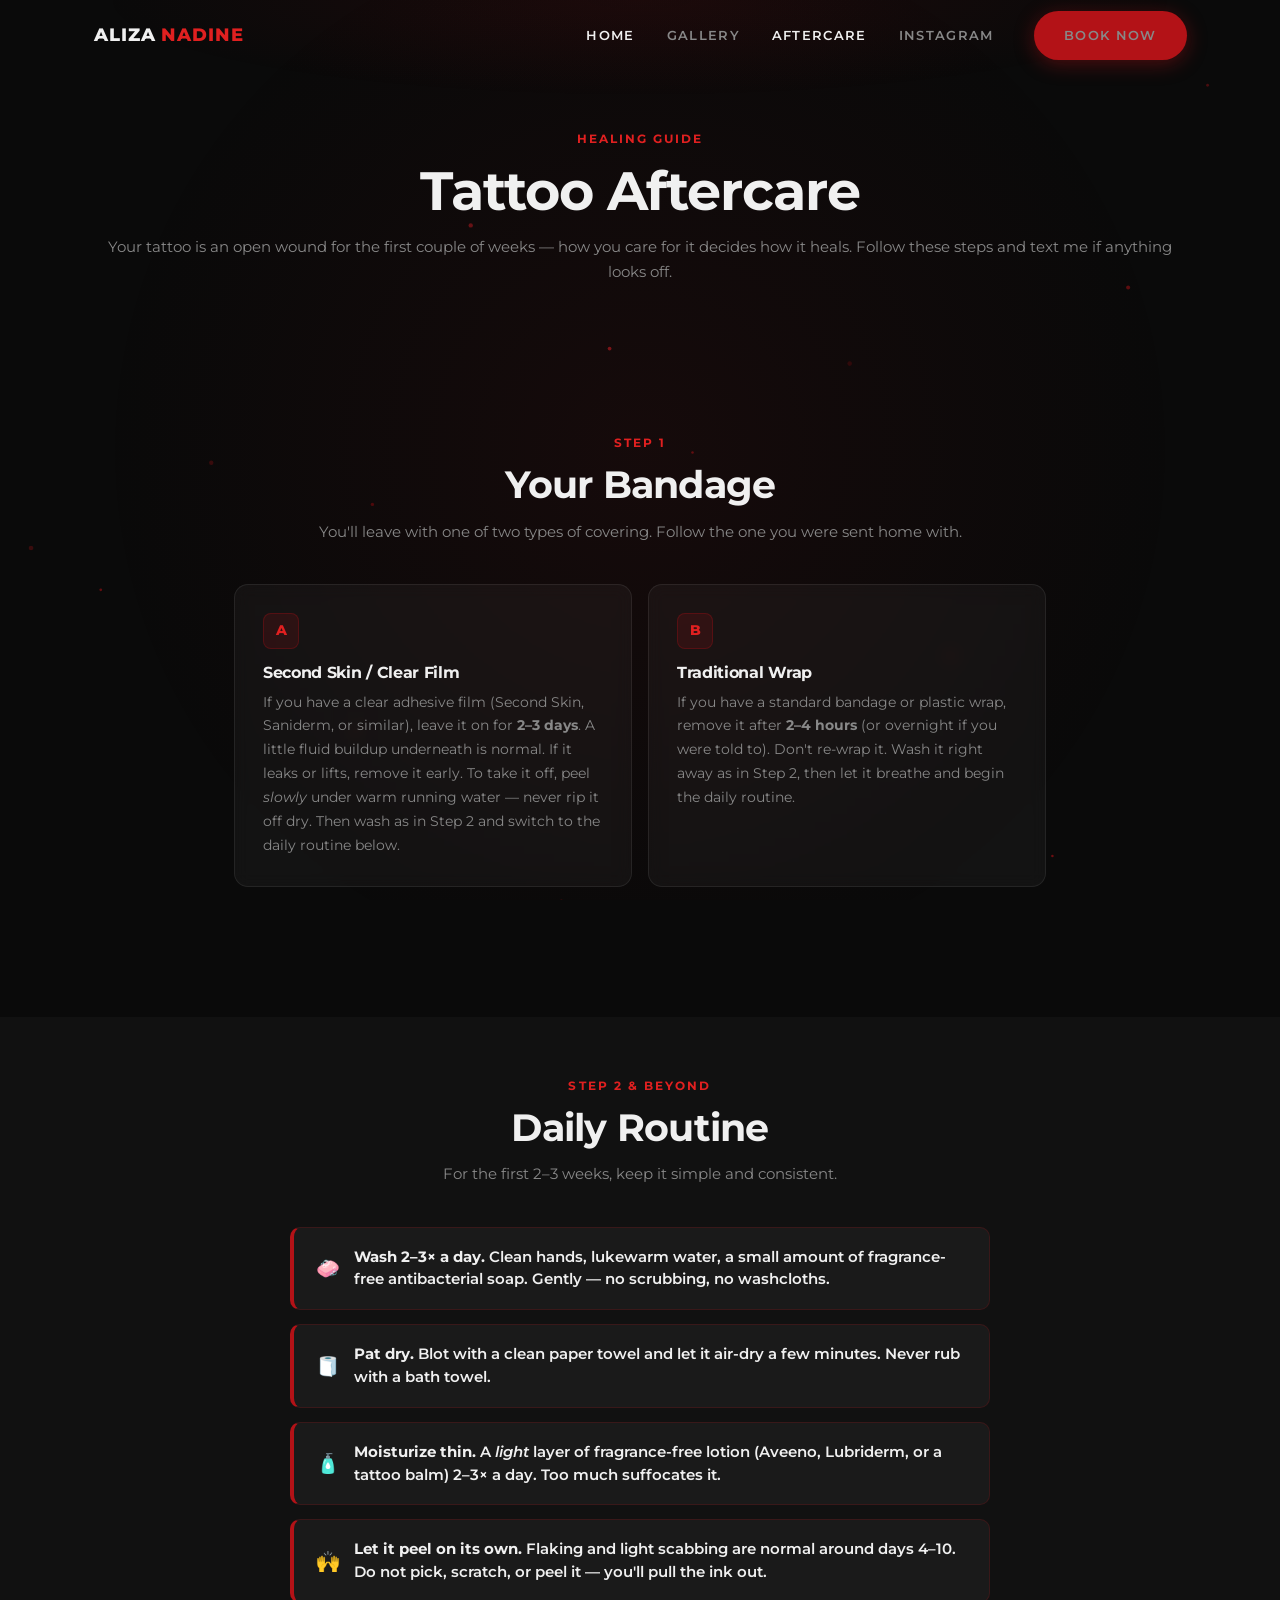
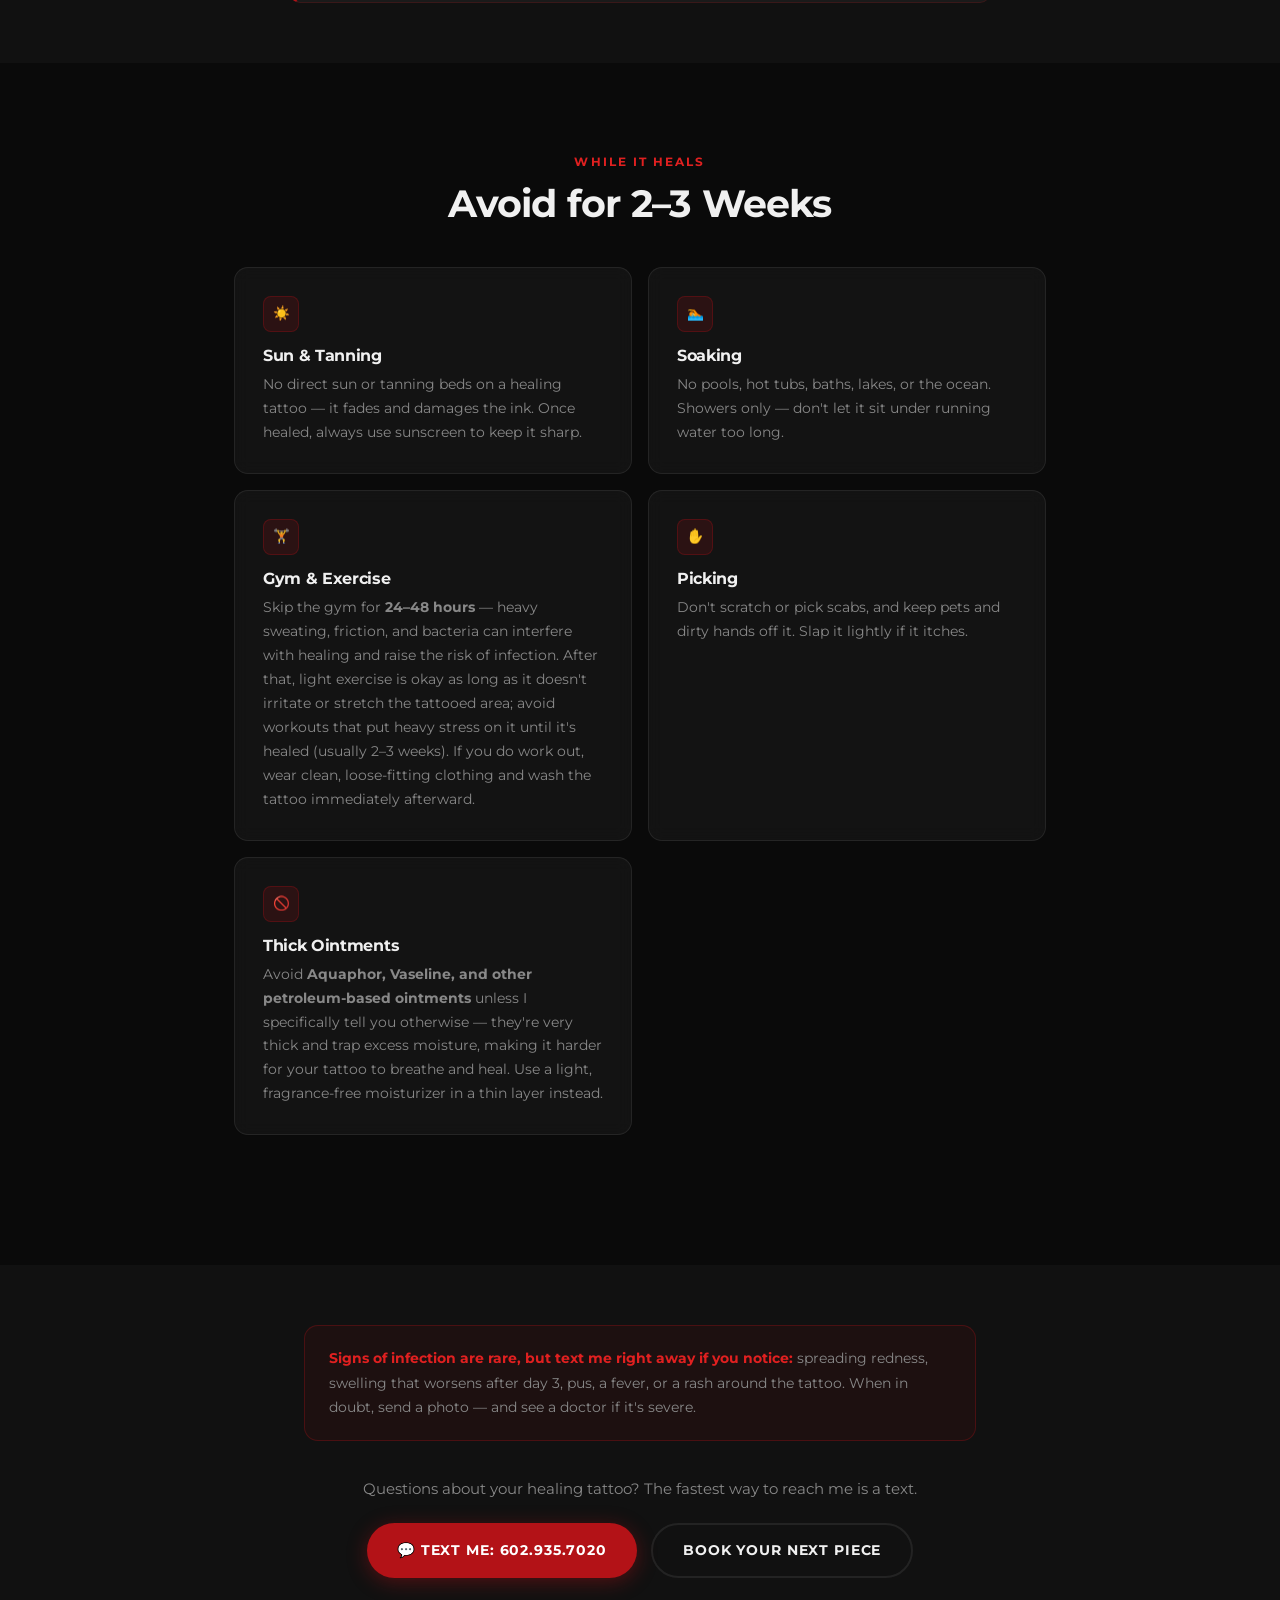
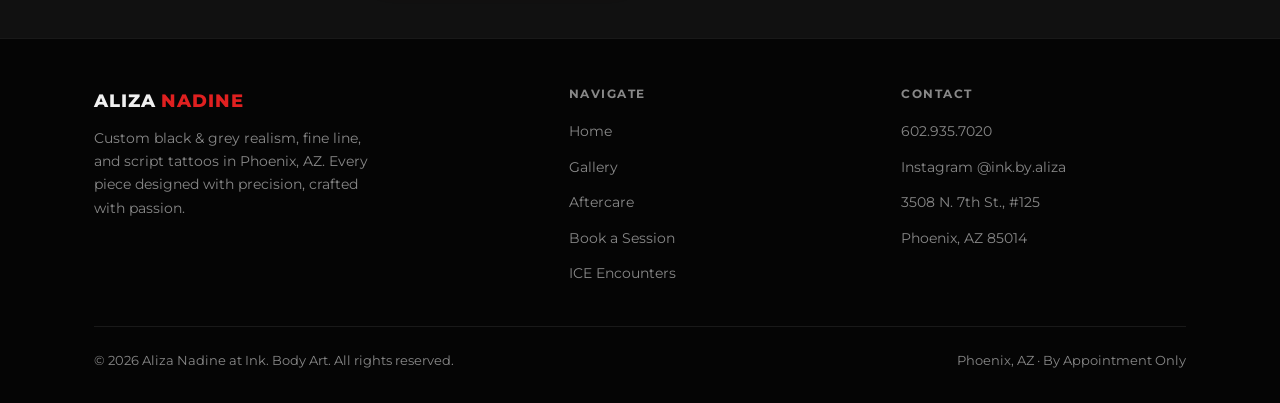
<file: aftercare.html>
<!DOCTYPE html>
<html lang="en">
<head>
  <meta charset="UTF-8" />
  <meta name="viewport" content="width=device-width, initial-scale=1.0" />

  <title>Tattoo Aftercare Guide | Aliza Nadine — Phoenix, AZ</title>
  <meta name="description" content="How to care for your new tattoo. Step-by-step healing instructions from Aliza Nadine at Ink. Body Art, Phoenix AZ — wrap removal, washing, moisturizing, and what to avoid." />
  <link rel="canonical" href="https://alizanadine.com/aftercare.html" />

  <meta property="og:type"        content="article" />
  <meta property="og:url"         content="https://alizanadine.com/aftercare.html" />
  <meta property="og:title"       content="Tattoo Aftercare Guide | Aliza Nadine" />
  <meta property="og:description" content="Step-by-step healing instructions for your new tattoo." />
  <meta property="og:image"       content="https://alizanadine.com/images/og-cover.jpg" />

  <link rel="icon" type="image/png" href="/images/favicon.png" />
  <link rel="preconnect" href="https://fonts.googleapis.com" />
  <link rel="preconnect" href="https://fonts.gstatic.com" crossorigin />
  <link href="https://fonts.googleapis.com/css2?family=Montserrat:wght@400;500;600;700;800;900&display=swap" rel="stylesheet" />
  <link rel="stylesheet" href="css/styles.css" />

  <!-- FAQ / HowTo structured data helps this rank for "tattoo aftercare Phoenix" -->
  <script type="application/ld+json">
  {
    "@context": "https://schema.org",
    "@type": "HowTo",
    "name": "Tattoo Aftercare Instructions",
    "description": "How to care for and heal a new tattoo, from Aliza Nadine at Ink. Body Art, Phoenix AZ.",
    "step": [
      { "@type": "HowToStep", "name": "Leave the wrap on", "text": "Keep the initial bandage on as instructed — a few hours for a traditional wrap, or 2–3 days for a second-skin adhesive film." },
      { "@type": "HowToStep", "name": "Avoid the gym", "text": "Skip the gym for 24–48 hours after your appointment, since sweat and friction raise the risk of infection. Avoid heavy stress on the tattoo until it heals in 2–3 weeks." },
      { "@type": "HowToStep", "name": "Wash gently", "text": "Wash the tattoo with clean hands and fragrance-free soap, then pat dry with a clean paper towel." },
      { "@type": "HowToStep", "name": "Moisturize lightly", "text": "Apply a thin layer of fragrance-free healing lotion 2–3 times a day." },
      { "@type": "HowToStep", "name": "Protect it", "text": "Avoid sun, soaking, pools, and picking or scratching while it heals." }
    ]
  }
  </script>
</head>
<body>

  <!-- ===== NAV ===== -->
  <header class="nav" role="banner">
    <div class="nav-inner">
      <a href="/" class="nav-logo" aria-label="Aliza Nadine Tattoos — Home">
        Aliza <span>Nadine</span>
      </a>
      <nav aria-label="Main navigation">
        <ul class="nav-links">
          <li><a href="/">Home</a></li>
          <li><a href="gallery.html">Gallery</a></li>
          <li><a href="aftercare.html" class="active">Aftercare</a></li>
          <li><a href="https://www.instagram.com/ink.by.aliza/" target="_blank" rel="noopener">Instagram</a></li>
          <li class="nav-cta"><a href="/#booking" class="btn btn-primary">Book Now</a></li>
        </ul>
      </nav>
      <button class="nav-toggle" aria-label="Toggle menu" aria-expanded="false">
        <span></span><span></span><span></span>
      </button>
    </div>
  </header>

  <main>

    <!-- ===== HERO ===== -->
    <section class="gallery-hero">
      <div class="container">
        <span class="eyebrow">Healing Guide</span>
        <h1>Tattoo Aftercare</h1>
        <p>Your tattoo is an open wound for the first couple of weeks — how you care for it decides how it heals. Follow these steps and text me if anything looks off.</p>
      </div>
    </section>

    <!-- ===== WRAP METHOD ===== -->
    <section class="section" aria-label="Bandage removal">
      <div class="container" style="max-width:860px;">
        <div class="text-center fade-in">
          <span class="eyebrow">Step 1</span>
          <h2>Your Bandage</h2>
          <p style="color:var(--muted); margin-top:12px; font-size:0.95rem;">You'll leave with one of two types of covering. Follow the one you were sent home with.</p>
        </div>

        <div class="rights-grid" style="margin-top:40px;">
          <div class="rights-card fade-in">
            <div class="rights-num">A</div>
            <h3>Second Skin / Clear Film</h3>
            <p>
              If you have a clear adhesive film (Second Skin, Saniderm, or similar), leave it on for
              <strong>2–3 days</strong>. A little fluid buildup underneath is normal. If it leaks or
              lifts, remove it early. To take it off, peel <em>slowly</em> under warm running water —
              never rip it off dry. Then wash as in Step 2 and switch to the daily routine below.
            </p>
          </div>
          <div class="rights-card fade-in">
            <div class="rights-num">B</div>
            <h3>Traditional Wrap</h3>
            <p>
              If you have a standard bandage or plastic wrap, remove it after
              <strong>2–4 hours</strong> (or overnight if you were told to). Don't re-wrap it.
              Wash it right away as in Step 2, then let it breathe and begin the daily routine.
            </p>
          </div>
        </div>
      </div>
    </section>

    <!-- ===== DAILY ROUTINE ===== -->
    <section class="phrases-section" aria-label="Daily healing routine">
      <div class="container" style="max-width:780px;">
        <span class="eyebrow text-center" style="display:block;">Step 2 &amp; Beyond</span>
        <h2>Daily Routine</h2>
        <p class="intro">For the first 2–3 weeks, keep it simple and consistent.</p>

        <div class="phrase-list">
          <div class="phrase-item fade-in">
            <span class="phrase-icon">🧼</span>
            <span><strong>Wash 2–3× a day.</strong> Clean hands, lukewarm water, a small amount of fragrance-free antibacterial soap. Gently — no scrubbing, no washcloths.</span>
          </div>
          <div class="phrase-item fade-in">
            <span class="phrase-icon">🧻</span>
            <span><strong>Pat dry.</strong> Blot with a clean paper towel and let it air-dry a few minutes. Never rub with a bath towel.</span>
          </div>
          <div class="phrase-item fade-in">
            <span class="phrase-icon">🧴</span>
            <span><strong>Moisturize thin.</strong> A <em>light</em> layer of fragrance-free lotion (Aveeno, Lubriderm, or a tattoo balm) 2–3× a day. Too much suffocates it.</span>
          </div>
          <div class="phrase-item fade-in">
            <span class="phrase-icon">🙌</span>
            <span><strong>Let it peel on its own.</strong> Flaking and light scabbing are normal around days 4–10. Do not pick, scratch, or peel it — you'll pull the ink out.</span>
          </div>
        </div>
      </div>
    </section>

    <!-- ===== AVOID ===== -->
    <section class="section" aria-label="What to avoid">
      <div class="container" style="max-width:860px;">
        <div class="text-center fade-in">
          <span class="eyebrow">While It Heals</span>
          <h2>Avoid for 2–3 Weeks</h2>
        </div>
        <div class="rights-grid" style="margin-top:40px;">
          <div class="rights-card fade-in">
            <div class="rights-num">☀️</div>
            <h3>Sun &amp; Tanning</h3>
            <p>No direct sun or tanning beds on a healing tattoo — it fades and damages the ink. Once healed, always use sunscreen to keep it sharp.</p>
          </div>
          <div class="rights-card fade-in">
            <div class="rights-num">🏊</div>
            <h3>Soaking</h3>
            <p>No pools, hot tubs, baths, lakes, or the ocean. Showers only — don't let it sit under running water too long.</p>
          </div>
          <div class="rights-card fade-in">
            <div class="rights-num">🏋️</div>
            <h3>Gym &amp; Exercise</h3>
            <p>Skip the gym for <strong>24–48 hours</strong> — heavy sweating, friction, and bacteria can interfere with healing and raise the risk of infection. After that, light exercise is okay as long as it doesn't irritate or stretch the tattooed area; avoid workouts that put heavy stress on it until it's healed (usually 2–3 weeks). If you do work out, wear clean, loose-fitting clothing and wash the tattoo immediately afterward.</p>
          </div>
          <div class="rights-card fade-in">
            <div class="rights-num">✋</div>
            <h3>Picking</h3>
            <p>Don't scratch or pick scabs, and keep pets and dirty hands off it. Slap it lightly if it itches.</p>
          </div>
          <div class="rights-card fade-in">
            <div class="rights-num">🚫</div>
            <h3>Thick Ointments</h3>
            <p>Avoid <strong>Aquaphor, Vaseline, and other petroleum-based ointments</strong> unless I specifically tell you otherwise — they're very thick and trap excess moisture, making it harder for your tattoo to breathe and heal. Use a light, fragrance-free moisturizer in a thin layer instead.</p>
          </div>
        </div>
      </div>
    </section>

    <!-- ===== WHEN TO REACH OUT ===== -->
    <section class="section-sm" aria-label="When to reach out" style="background:var(--bg2);">
      <div class="container" style="max-width:720px;">
        <div class="ice-alert fade-in">
          <strong>Signs of infection are rare, but text me right away if you notice:</strong>
          spreading redness, swelling that worsens after day 3, pus, a fever, or a rash around the tattoo.
          When in doubt, send a photo — and see a doctor if it's severe.
        </div>
        <div class="text-center fade-in" style="margin-top:36px;">
          <p style="color:var(--muted); margin-bottom:22px; font-size:0.95rem;">
            Questions about your healing tattoo? The fastest way to reach me is a text.
          </p>
          <div style="display:flex; gap:14px; justify-content:center; flex-wrap:wrap;">
            <a href="sms:+16029357020" class="btn btn-primary">💬 Text Me: 602.935.7020</a>
            <a href="/#booking" class="btn btn-outline">Book Your Next Piece</a>
          </div>
        </div>
      </div>
    </section>

  </main>

  <!-- ===== FOOTER ===== -->
  <footer class="footer" role="contentinfo">
    <div class="container">
      <div class="footer-inner">
        <div class="footer-brand">
          <div class="nav-logo">Aliza <span style="color:var(--red-light);">Nadine</span></div>
          <p>Custom black &amp; grey realism, fine line, and script tattoos in Phoenix, AZ. Every piece designed with precision, crafted with passion.</p>
        </div>
        <div class="footer-col">
          <h4>Navigate</h4>
          <ul>
            <li><a href="/">Home</a></li>
            <li><a href="gallery.html">Gallery</a></li>
            <li><a href="aftercare.html">Aftercare</a></li>
            <li><a href="/#booking">Book a Session</a></li>
            <li><a href="ice-encounters.html">ICE Encounters</a></li>
          </ul>
        </div>
        <div class="footer-col">
          <h4>Contact</h4>
          <ul>
            <li><a href="sms:+16029357020">602.935.7020</a></li>
            <li><a href="https://www.instagram.com/ink.by.aliza/" target="_blank" rel="noopener">Instagram @ink.by.aliza</a></li>
            <li><a href="https://maps.app.goo.gl/RygCkKoCQgCrkigaA" target="_blank" rel="noopener">3508 N. 7th St., #125</a></li>
            <li><a href="https://maps.app.goo.gl/RygCkKoCQgCrkigaA" target="_blank" rel="noopener">Phoenix, AZ 85014</a></li>
          </ul>
        </div>
      </div>
      <div class="footer-bottom">
        <span>© 2026 Aliza Nadine at Ink. Body Art. All rights reserved.</span>
        <span>Phoenix, AZ · By Appointment Only</span>
      </div>
    </div>
  </footer>

  <script src="js/particles.js" defer></script>
  <script src="js/main.js" defer></script>
</body>
</html>
</file>
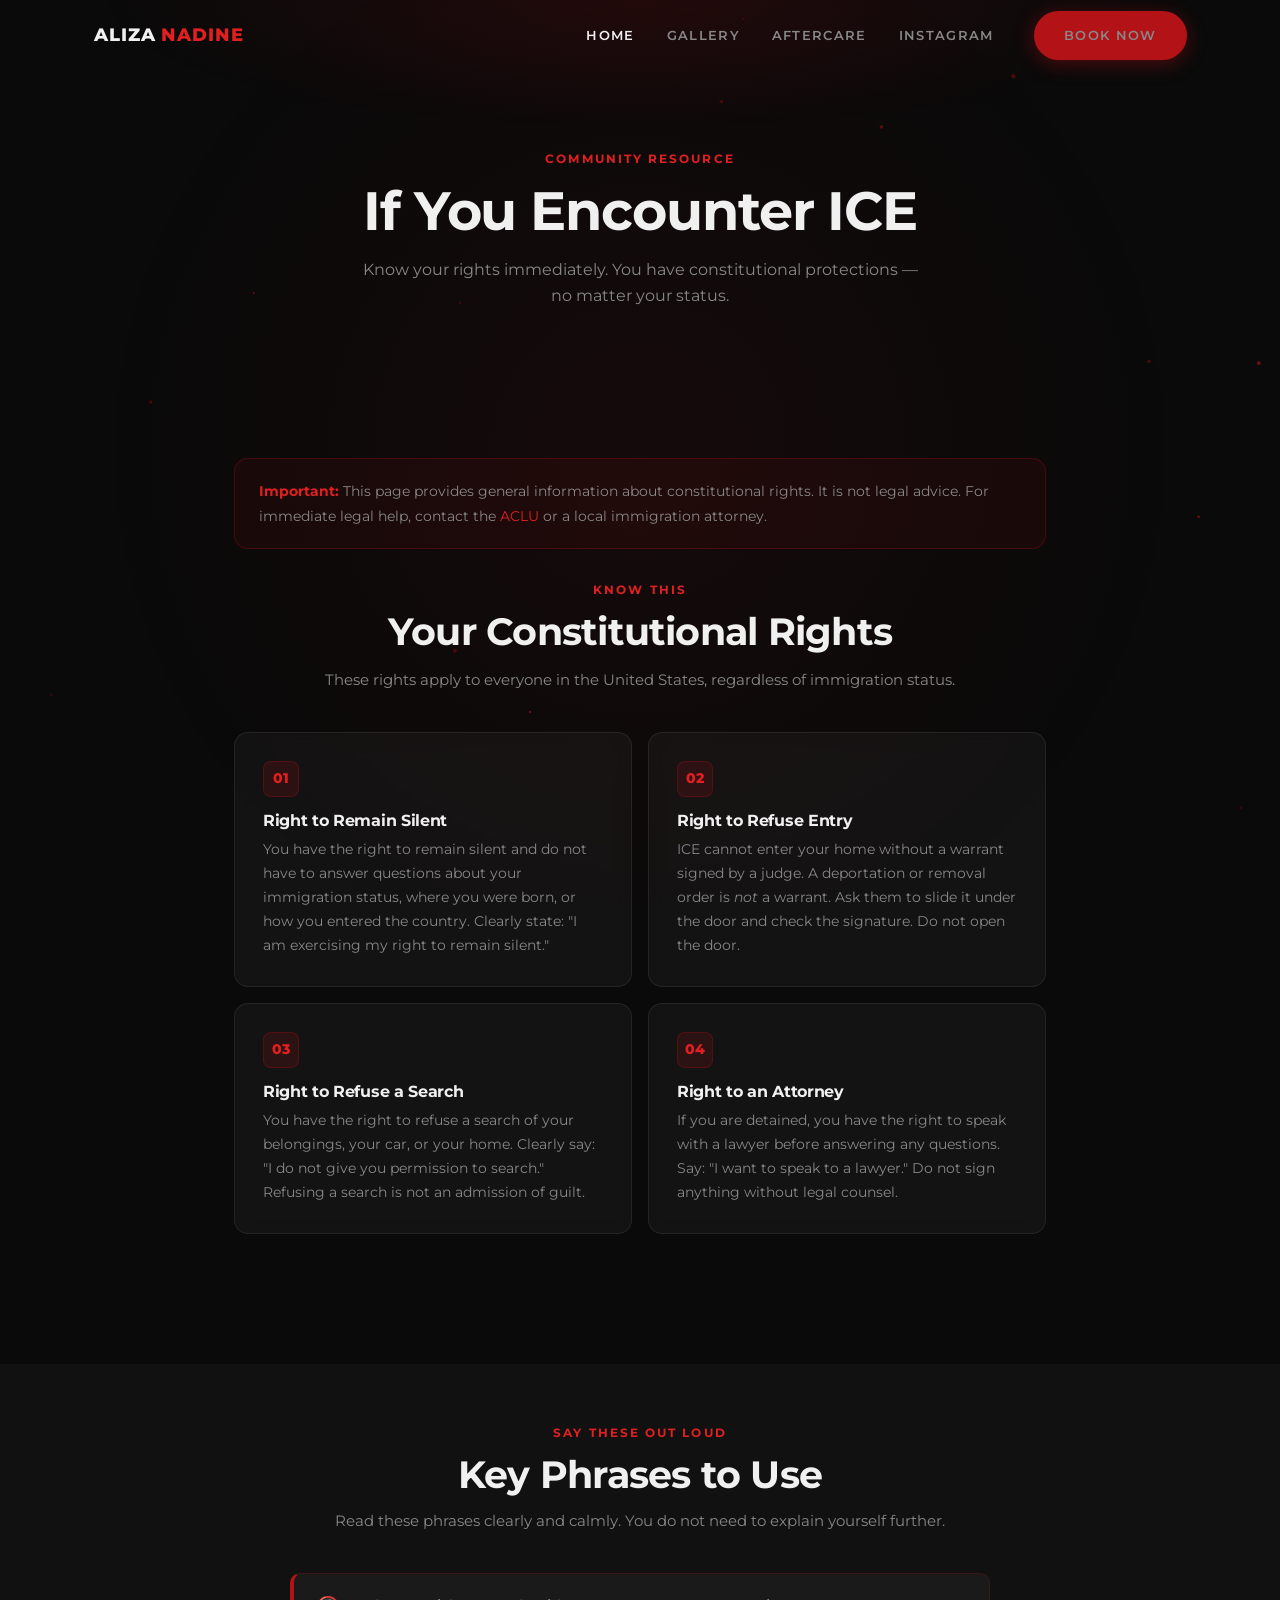
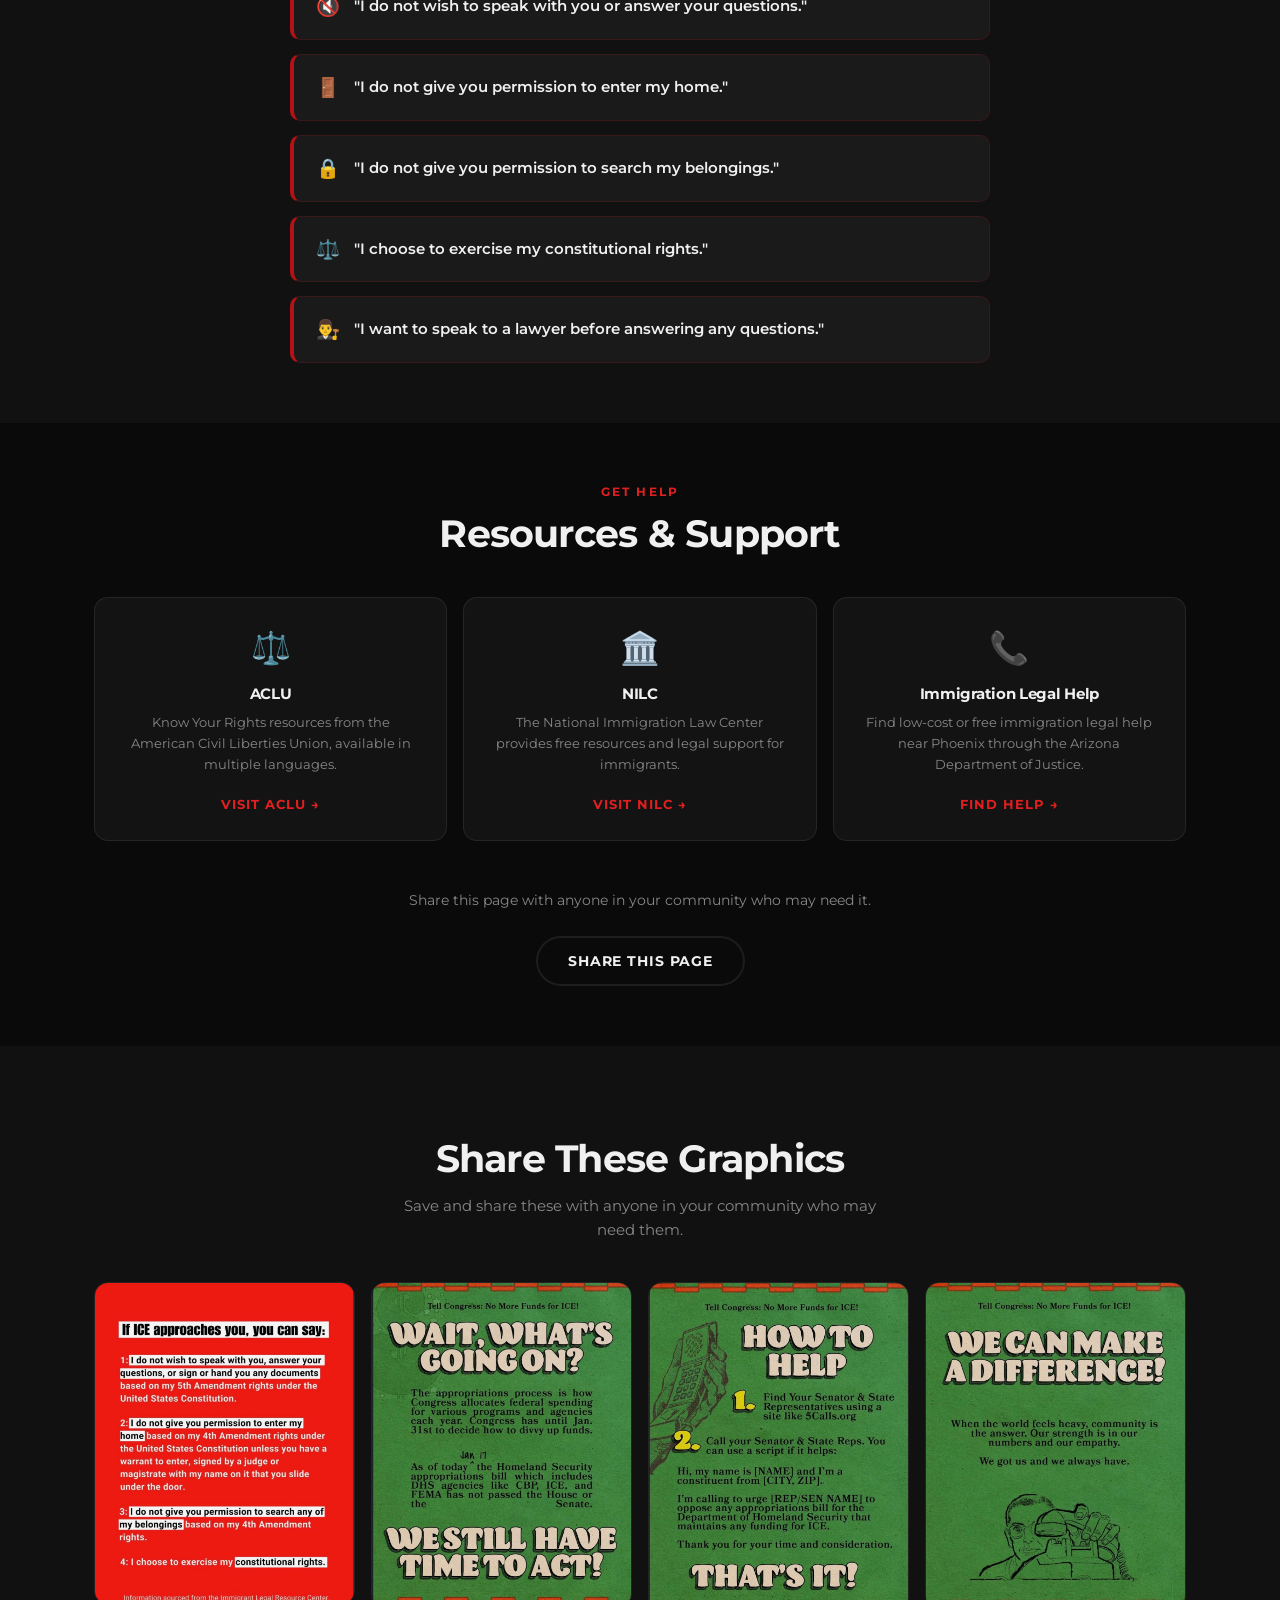
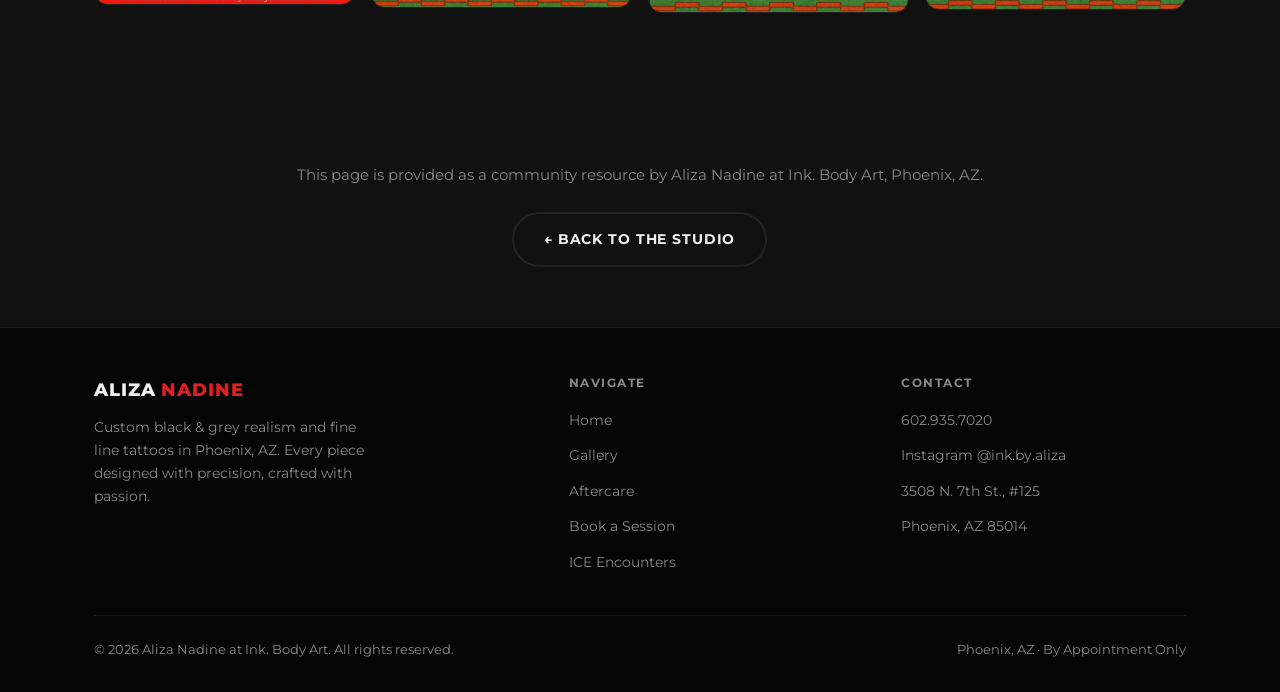
<file: ice-encounters.html>
<!DOCTYPE html>
<html lang="en">
<head>
  <meta charset="UTF-8" />
  <meta name="viewport" content="width=device-width, initial-scale=1.0" />

  <title>If You Encounter ICE — Know Your Rights | Aliza Nadine</title>
  <meta name="description" content="Know your constitutional rights during an ICE encounter. A clear, community-focused rights guide from Aliza Nadine Tattoos in Phoenix, AZ." />
  <link rel="canonical" href="https://alizanadine.com/ice-encounters.html" />

  <meta property="og:type"        content="article" />
  <meta property="og:url"         content="https://alizanadine.com/ice-encounters.html" />
  <meta property="og:title"       content="If You Encounter ICE — Know Your Rights" />
  <meta property="og:description" content="A clear, simple guide to your constitutional rights during an ICE encounter. Share with your community." />
  <meta property="og:image"       content="https://alizanadine.com/images/og-cover.jpg" />

  <link rel="icon" type="image/png" href="/images/favicon.png" />
  <link rel="preconnect" href="https://fonts.googleapis.com" />
  <link rel="preconnect" href="https://fonts.gstatic.com" crossorigin />
  <link href="https://fonts.googleapis.com/css2?family=Montserrat:wght@400;500;600;700;800;900&display=swap" rel="stylesheet" />
  <link rel="stylesheet" href="css/styles.css" />
</head>
<body>

  <!-- ===== NAV ===== -->
  <header class="nav" role="banner">
    <div class="nav-inner">
      <a href="/" class="nav-logo" aria-label="Aliza Nadine Tattoos — Home">
        Aliza <span>Nadine</span>
      </a>
      <nav aria-label="Main navigation">
        <ul class="nav-links">
          <li><a href="/">Home</a></li>
          <li><a href="gallery.html">Gallery</a></li>
          <li><a href="aftercare.html">Aftercare</a></li>
          <li><a href="https://www.instagram.com/ink.by.aliza/" target="_blank" rel="noopener">Instagram</a></li>
          <li class="nav-cta"><a href="/#booking" class="btn btn-primary">Book Now</a></li>
        </ul>
      </nav>
      <button class="nav-toggle" aria-label="Toggle menu" aria-expanded="false">
        <span></span><span></span><span></span>
      </button>
    </div>
  </header>

  <main>

    <!-- ===== HERO ===== -->
    <section class="ice-hero">
      <div class="container">
        <span class="eyebrow">Community Resource</span>
        <h1>If You Encounter ICE</h1>
        <p>Know your rights immediately. You have constitutional protections — no matter your status.</p>
      </div>
    </section>

    <!-- ===== RIGHTS ===== -->
    <section class="section" aria-label="Your constitutional rights">
      <div class="container" style="max-width:860px;">

        <div class="ice-alert fade-in">
          <strong>Important:</strong> This page provides general information about constitutional rights.
          It is not legal advice. For immediate legal help, contact the
          <a href="https://www.aclu.org" target="_blank" rel="noopener" style="color:var(--red-light);">ACLU</a> or a local immigration attorney.
        </div>

        <div class="text-center fade-in">
          <span class="eyebrow">Know This</span>
          <h2>Your Constitutional Rights</h2>
          <p style="color:var(--muted); margin-top:12px; font-size:0.95rem;">These rights apply to everyone in the United States, regardless of immigration status.</p>
        </div>

        <div class="rights-grid" style="margin-top:40px;">

          <div class="rights-card fade-in">
            <div class="rights-num">01</div>
            <h3>Right to Remain Silent</h3>
            <p>
              You have the right to remain silent and do not have to answer questions about your
              immigration status, where you were born, or how you entered the country.
              Clearly state: "I am exercising my right to remain silent."
            </p>
          </div>

          <div class="rights-card fade-in">
            <div class="rights-num">02</div>
            <h3>Right to Refuse Entry</h3>
            <p>
              ICE cannot enter your home without a warrant signed by a judge.
              A deportation or removal order is <em>not</em> a warrant. Ask them to slide it
              under the door and check the signature. Do not open the door.
            </p>
          </div>

          <div class="rights-card fade-in">
            <div class="rights-num">03</div>
            <h3>Right to Refuse a Search</h3>
            <p>
              You have the right to refuse a search of your belongings, your car, or your home.
              Clearly say: "I do not give you permission to search."
              Refusing a search is not an admission of guilt.
            </p>
          </div>

          <div class="rights-card fade-in">
            <div class="rights-num">04</div>
            <h3>Right to an Attorney</h3>
            <p>
              If you are detained, you have the right to speak with a lawyer before answering
              any questions. Say: "I want to speak to a lawyer."
              Do not sign anything without legal counsel.
            </p>
          </div>

        </div>

      </div>
    </section>

    <!-- ===== PHRASES ===== -->
    <section class="phrases-section" aria-label="Key phrases to say during an ICE encounter">
      <div class="container" style="max-width:780px;">
        <span class="eyebrow text-center" style="display:block;">Say These Out Loud</span>
        <h2>Key Phrases to Use</h2>
        <p class="intro">Read these phrases clearly and calmly. You do not need to explain yourself further.</p>

        <div class="phrase-list">
          <div class="phrase-item fade-in">
            <span class="phrase-icon">🔇</span>
            <span>"I do not wish to speak with you or answer your questions."</span>
          </div>
          <div class="phrase-item fade-in">
            <span class="phrase-icon">🚪</span>
            <span>"I do not give you permission to enter my home."</span>
          </div>
          <div class="phrase-item fade-in">
            <span class="phrase-icon">🔒</span>
            <span>"I do not give you permission to search my belongings."</span>
          </div>
          <div class="phrase-item fade-in">
            <span class="phrase-icon">⚖️</span>
            <span>"I choose to exercise my constitutional rights."</span>
          </div>
          <div class="phrase-item fade-in">
            <span class="phrase-icon">👨‍⚖️</span>
            <span>"I want to speak to a lawyer before answering any questions."</span>
          </div>
        </div>
      </div>
    </section>

    <!-- ===== RESOURCES ===== -->
    <section class="ice-resources" aria-label="Additional resources">
      <div class="container">
        <span class="eyebrow text-center" style="display:block;">Get Help</span>
        <h2>Resources &amp; Support</h2>

        <div class="resources-grid">
          <div class="resource-card fade-in">
            <div class="resource-icon">⚖️</div>
            <h3>ACLU</h3>
            <p>Know Your Rights resources from the American Civil Liberties Union, available in multiple languages.</p>
            <a href="https://www.aclu.org/know-your-rights/immigrants-rights" target="_blank" rel="noopener noreferrer">Visit ACLU →</a>
          </div>

          <div class="resource-card fade-in">
            <div class="resource-icon">🏛️</div>
            <h3>NILC</h3>
            <p>The National Immigration Law Center provides free resources and legal support for immigrants.</p>
            <a href="https://www.nilc.org" target="_blank" rel="noopener noreferrer">Visit NILC →</a>
          </div>

          <div class="resource-card fade-in">
            <div class="resource-icon">📞</div>
            <h3>Immigration Legal Help</h3>
            <p>Find low-cost or free immigration legal help near Phoenix through the Arizona Department of Justice.</p>
            <a href="https://www.azag.gov" target="_blank" rel="noopener noreferrer">Find Help →</a>
          </div>
        </div>

        <div class="text-center fade-in" style="margin-top:48px;">
          <p style="color:var(--muted); font-size:0.88rem; max-width:560px; margin:0 auto 24px;">
            Share this page with anyone in your community who may need it.
          </p>
          <button
            onclick="navigator.share ? navigator.share({title:'Know Your Rights: ICE Encounters', url: window.location.href}) : navigator.clipboard.writeText(window.location.href).then(() => alert('Link copied!'))"
            class="btn btn-outline"
          >
            Share This Page
          </button>
        </div>

      </div>
    </section>

    <!-- Share graphics -->
    <section class="section" style="background:var(--bg2);" aria-label="Shareable graphics">
      <div class="container">
        <div class="text-center fade-in" style="margin-bottom:40px;">
          <h2>Share These Graphics</h2>
          <p style="color:var(--muted); margin-top:12px; font-size:0.95rem; max-width:500px; margin-left:auto; margin-right:auto;">
            Save and share these with anyone in your community who may need them.
          </p>
        </div>
        <div class="ice-graphics-grid fade-in">
          <img src="images/ice/ice-your-rights-what-to-say.jpg"
               alt="If ICE approaches you — your constitutional rights script"
               loading="lazy" />
          <img src="images/ice/ice-know-whats-happening-congress-funding.jpg"
               alt="Know what's happening — ICE and Congress funding explained"
               loading="lazy" />
          <img src="images/ice/ice-how-to-help-call-congress.jpg"
               alt="How to help — call your Senator and Representatives about ICE funding"
               loading="lazy" />
          <img src="images/ice/ice-we-can-make-a-difference-community.jpg"
               alt="We can make a difference — community solidarity message"
               loading="lazy" />
        </div>
      </div>
    </section>

    <!-- Back to site -->
    <section class="section-sm text-center" style="background:var(--bg2);">
      <div class="container">
        <div class="fade-in">
          <p style="color:var(--muted); margin-bottom:24px; font-size:0.95rem;">
            This page is provided as a community resource by Aliza Nadine at Ink. Body Art, Phoenix, AZ.
          </p>
          <a href="/" class="btn btn-outline">← Back to the Studio</a>
        </div>
      </div>
    </section>

  </main>

  <!-- ===== FOOTER ===== -->
  <footer class="footer" role="contentinfo">
    <div class="container">
      <div class="footer-inner">
        <div class="footer-brand">
          <div class="nav-logo">Aliza <span style="color:var(--red-light);">Nadine</span></div>
          <p>Custom black &amp; grey realism and fine line tattoos in Phoenix, AZ. Every piece designed with precision, crafted with passion.</p>
        </div>
        <div class="footer-col">
          <h4>Navigate</h4>
          <ul>
            <li><a href="/">Home</a></li>
            <li><a href="gallery.html">Gallery</a></li>
            <li><a href="aftercare.html">Aftercare</a></li>
            <li><a href="/#booking">Book a Session</a></li>
            <li><a href="ice-encounters.html">ICE Encounters</a></li>
          </ul>
        </div>
        <div class="footer-col">
          <h4>Contact</h4>
          <ul>
            <li><a href="sms:+16029357020">602.935.7020</a></li>
            <li><a href="https://www.instagram.com/ink.by.aliza/" target="_blank" rel="noopener">Instagram @ink.by.aliza</a></li>
            <li><a href="https://maps.app.goo.gl/RygCkKoCQgCrkigaA" target="_blank" rel="noopener">3508 N. 7th St., #125</a></li>
            <li><a href="https://maps.app.goo.gl/RygCkKoCQgCrkigaA" target="_blank" rel="noopener">Phoenix, AZ 85014</a></li>
          </ul>
        </div>
      </div>
      <div class="footer-bottom">
        <span>© 2026 Aliza Nadine at Ink. Body Art. All rights reserved.</span>
        <span>Phoenix, AZ · By Appointment Only</span>
      </div>
    </div>
  </footer>

  <script src="js/particles.js" defer></script>
  <script src="js/main.js" defer></script>
</body>
</html>
</file>
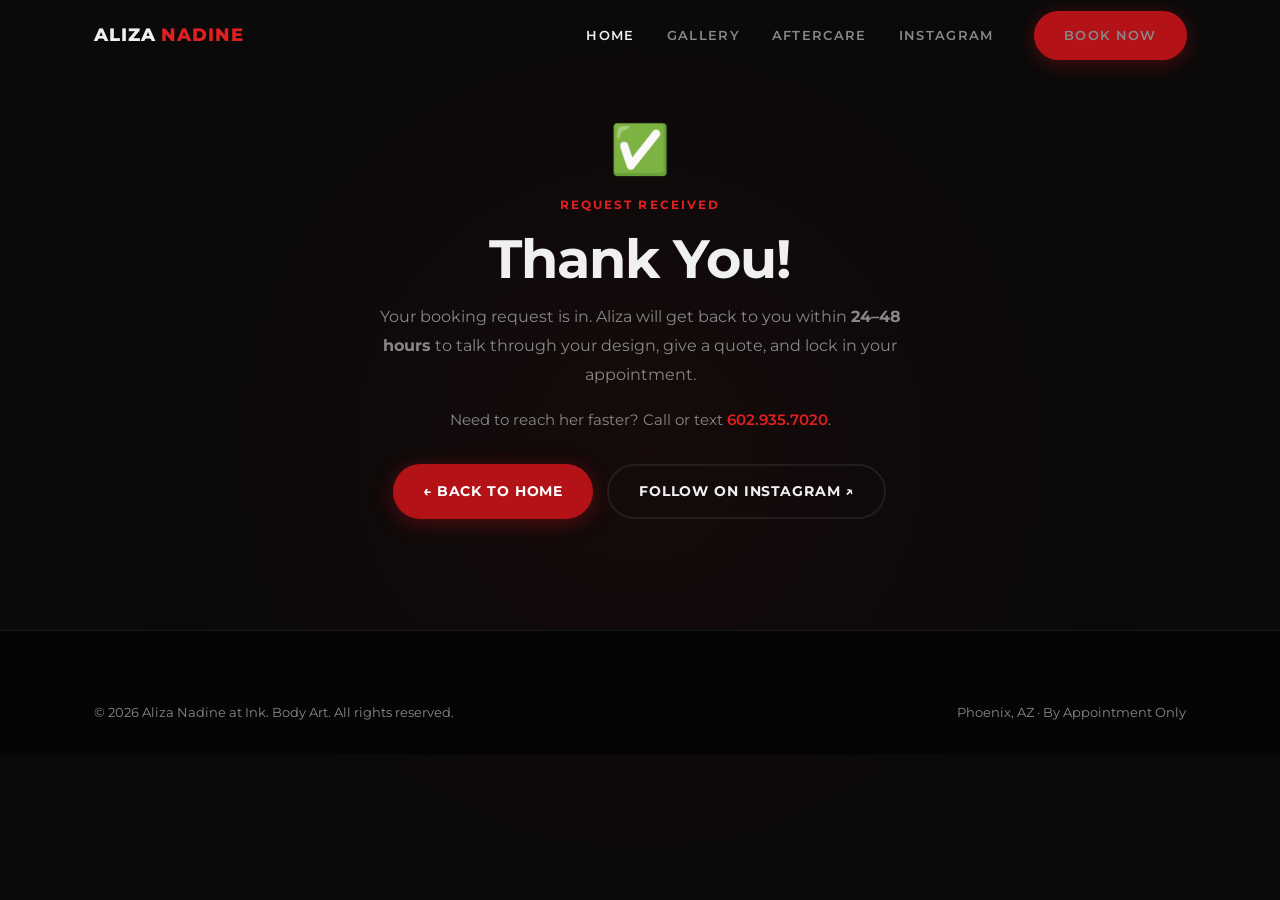
<file: thank-you.html>
<!DOCTYPE html>
<html lang="en">
<head>
  <meta charset="UTF-8" />
  <meta name="viewport" content="width=device-width, initial-scale=1.0" />
  <title>Thank You | Aliza Nadine Tattoos — Phoenix, AZ</title>
  <meta name="description" content="Your booking request has been received. Aliza will be in touch soon." />
  <meta name="robots" content="noindex, follow" />
  <link rel="canonical" href="https://alizanadine.com/thank-you" />

  <link rel="icon" type="image/png" href="/images/favicon.png" />
  <link rel="preconnect" href="https://fonts.googleapis.com" />
  <link rel="preconnect" href="https://fonts.gstatic.com" crossorigin />
  <link href="https://fonts.googleapis.com/css2?family=Montserrat:wght@400;500;600;700;800;900&display=swap" rel="stylesheet" />
  <link rel="stylesheet" href="css/styles.css" />
</head>
<body>

  <!-- ===== NAV ===== -->
  <header class="nav" role="banner">
    <div class="nav-inner">
      <a href="/" class="nav-logo" aria-label="Aliza Nadine Tattoos — Home">
        Aliza <span>Nadine</span>
      </a>
      <nav aria-label="Main navigation">
        <ul class="nav-links">
          <li><a href="/">Home</a></li>
          <li><a href="gallery.html">Gallery</a></li>
          <li><a href="aftercare.html">Aftercare</a></li>
          <li><a href="https://www.instagram.com/ink.by.aliza/" target="_blank" rel="noopener">Instagram</a></li>
          <li class="nav-cta"><a href="/#booking" class="btn btn-primary">Book Now</a></li>
        </ul>
      </nav>
      <button class="nav-toggle" aria-label="Toggle menu" aria-expanded="false">
        <span></span><span></span><span></span>
      </button>
    </div>
  </header>

  <main>
    <section class="section" aria-label="Booking request received" style="min-height:70vh; display:flex; align-items:center;">
      <div class="container">
        <div class="text-center fade-in" style="max-width:560px; margin:0 auto;">
          <div style="font-size:3rem; margin-bottom:8px;">✅</div>
          <span class="eyebrow">Request Received</span>
          <h1 style="margin:12px 0;">Thank You!</h1>
          <p style="color:var(--muted); font-size:1rem; line-height:1.8;">
            Your booking request is in. Aliza will get back to you within
            <strong>24–48 hours</strong> to talk through your design, give a quote,
            and lock in your appointment.
          </p>
          <p style="color:var(--muted); font-size:0.95rem; margin-top:18px;">
            Need to reach her faster? Call or text
            <a href="sms:+16029357020" style="color:var(--red-light); font-weight:600;">602.935.7020</a>.
          </p>
          <div style="display:flex; gap:14px; justify-content:center; flex-wrap:wrap; margin-top:32px;">
            <a href="/" class="btn btn-primary">← Back to Home</a>
            <a href="https://www.instagram.com/ink.by.aliza/" target="_blank" rel="noopener" class="btn btn-outline">Follow on Instagram ↗</a>
          </div>
        </div>
      </div>
    </section>
  </main>

  <!-- ===== FOOTER ===== -->
  <footer class="footer" role="contentinfo">
    <div class="container">
      <div class="footer-bottom" style="border-top:none;">
        <span>© 2026 Aliza Nadine at Ink. Body Art. All rights reserved.</span>
        <span>Phoenix, AZ · By Appointment Only</span>
      </div>
    </div>
  </footer>

  <script src="js/main.js" defer></script>
</body>
</html>
</file>
<file: css/styles.css>
/* ============================================
   ALIZA NADINE TATTOOS — Main Stylesheet
   ============================================ */

/* ---------- Reset & Base ---------- */
*, *::before, *::after { box-sizing: border-box; margin: 0; padding: 0; }

:root {
  --red:       #B31217;
  --red-light: #e02020;
  --bg:        #0a0a0a;
  --bg2:       #111111;
  --bg3:       #1a1a1a;
  --glass:     rgba(255,255,255,0.04);
  --glass-border: rgba(255,255,255,0.08);
  --text:      #f0f0f0;
  --muted:     #888;
  --radius:    14px;
  --nav-h:     70px;
  /* Mouse spotlight position — updated by JS */
  --mx: 50%;
  --my: 50%;
}

/* ---------- Global mouse spotlight ---------- */
body::before {
  content: '';
  position: fixed;
  inset: 0;
  pointer-events: none;
  z-index: 0;
  background: radial-gradient(
    900px circle at var(--mx) var(--my),
    rgba(179, 18, 23, 0.07),
    transparent 60%
  );
  transition: background 0.05s;
}

/* Grain texture removed — was causing constant repaints, hurting Core Web Vitals */

/* ---------- Gradient text utility ---------- */
.grad-text {
  background: linear-gradient(135deg, #fff 30%, rgba(255,255,255,0.55));
  -webkit-background-clip: text;
  -webkit-text-fill-color: transparent;
  background-clip: text;
}
.grad-text-red {
  background: linear-gradient(135deg, #e02020, #ff6b6b);
  -webkit-background-clip: text;
  -webkit-text-fill-color: transparent;
  background-clip: text;
}

html { scroll-behavior: smooth; }

body {
  font-family: 'Montserrat', sans-serif;
  background: var(--bg);
  color: var(--text);
  line-height: 1.6;
  overflow-x: hidden;
}

/* Ensure all page content sits above the particle canvas */
.nav, main, footer { position: relative; z-index: 1; }

img { display: block; max-width: 100%; }
a  { color: inherit; text-decoration: none; }

/* ---------- Typography ---------- */
h1, h2, h3, h4 {
  font-weight: 700;
  line-height: 1.2;
  letter-spacing: -0.02em;
}
h1 { font-size: clamp(2rem, 5vw, 3.4rem); }
h2 { font-size: clamp(1.6rem, 3.5vw, 2.4rem); }
h3 { font-size: 1.2rem; }

.eyebrow {
  font-size: 0.72rem;
  font-weight: 700;
  letter-spacing: 0.18em;
  text-transform: uppercase;
  color: var(--red-light);
  display: block;
  margin-bottom: 0.6rem;
}

/* ---------- Utility ---------- */
.container { max-width: 1140px; margin: 0 auto; padding: 0 24px; }
.section    { padding: 90px 0; }
.section-sm { padding: 60px 0; }
.text-center { text-align: center; }
.red { color: var(--red-light); }

.btn {
  display: inline-flex;
  align-items: center;
  gap: 8px;
  padding: 14px 30px;
  border-radius: 50px;
  font-family: 'Montserrat', sans-serif;
  font-size: 0.9rem;
  font-weight: 700;
  letter-spacing: 0.06em;
  text-transform: uppercase;
  cursor: pointer;
  transition: transform 0.2s, box-shadow 0.2s, background 0.2s;
  border: none;
}
.btn:hover  { transform: translateY(-2px); }
.btn:active { transform: translateY(0); }

.btn-primary {
  background: var(--red);
  color: #fff;
  box-shadow: 0 4px 20px rgba(179,18,23,0.4);
}
.btn-primary:hover {
  background: var(--red-light);
  box-shadow: 0 6px 28px rgba(179,18,23,0.6);
}

.btn-outline {
  background: transparent;
  color: var(--text);
  border: 2px solid var(--glass-border);
}
.btn-outline:hover {
  border-color: var(--red-light);
  color: var(--red-light);
}

/* ---------- Nav ---------- */
.nav {
  position: fixed;
  top: 0; left: 0; right: 0;
  z-index: 100;
  height: var(--nav-h);
  display: flex;
  align-items: center;
  transition: background 0.3s, backdrop-filter 0.3s;
}
.nav.scrolled {
  background: rgba(10,10,10,0.9);
  backdrop-filter: blur(16px);
  border-bottom: 1px solid var(--glass-border);
}
.nav-inner {
  display: flex;
  align-items: center;
  justify-content: space-between;
  width: 100%;
  max-width: 1140px;
  margin: 0 auto;
  padding: 0 24px;
}
.nav-logo {
  font-size: 1.1rem;
  font-weight: 800;
  letter-spacing: 0.05em;
  text-transform: uppercase;
}
.nav-logo span { color: var(--red-light); }

.nav-links {
  display: flex;
  align-items: center;
  gap: 32px;
  list-style: none;
}
.nav-links a {
  font-size: 0.82rem;
  font-weight: 600;
  letter-spacing: 0.1em;
  text-transform: uppercase;
  color: var(--muted);
  transition: color 0.2s;
}
.nav-links a:hover,
.nav-links a.active { color: var(--text); }

.nav-cta { margin-left: 8px; }

/* Hamburger */
.nav-toggle {
  display: none;
  flex-direction: column;
  gap: 5px;
  cursor: pointer;
  padding: 4px;
  background: none;
  border: none;
}
.nav-toggle span {
  display: block;
  width: 24px;
  height: 2px;
  background: var(--text);
  transition: transform 0.3s, opacity 0.3s;
}
.nav-toggle.open span:nth-child(1) { transform: translateY(7px) rotate(45deg); }
.nav-toggle.open span:nth-child(2) { opacity: 0; }
.nav-toggle.open span:nth-child(3) { transform: translateY(-7px) rotate(-45deg); }

@media (max-width: 768px) {
  /* Above the sticky CTA bar (300) so the open menu covers it; below lightbox (500) */
  .nav { z-index: 400; }

  /* backdrop-filter on the scrolled header hijacks the fixed menu panel's
     containing block (collapses it to header height) and is flaky on phones —
     use a solid background on mobile instead */
  .nav.scrolled {
    background: rgba(10, 10, 10, 0.97);
    backdrop-filter: none;
    -webkit-backdrop-filter: none;
  }

  .nav-toggle {
    display: flex;
    position: relative;
    z-index: 101; /* keep hamburger/X tappable above the open menu */
  }

  /* Full-screen premium menu panel */
  .nav-links {
    position: fixed;
    top: 0; left: 0;
    width: 100vw;
    height: 100vh;  /* fallback */
    height: 100dvh; /* tracks mobile URL-bar collapse */
    /* solid base + soft red glow rising from the bottom (no backdrop-filter — breaks on mobile) */
    background:
      radial-gradient(ellipse 130% 55% at 50% 115%, rgba(179,18,23,0.18), transparent 65%),
      #0a0a0a;
    flex-direction: column;
    justify-content: flex-start;
    align-items: stretch;
    text-align: left;
    gap: 0;
    padding: calc(var(--nav-h) + 40px) 30px calc(36px + env(safe-area-inset-bottom));
    overflow-y: auto;
    overflow-x: hidden;
    transform: translateX(100%);
    transition: transform 0.45s cubic-bezier(0.22, 1, 0.36, 1);
    z-index: 95; /* below nav (100) so logo + X stay on top */
    counter-reset: navitem;
  }
  .nav-links.open { transform: translateX(0); }

  /* "Menu" eyebrow */
  .nav-links::before {
    content: 'Menu';
    display: block;
    flex-shrink: 0;
    font-size: 0.68rem;
    font-weight: 700;
    text-transform: uppercase;
    letter-spacing: 0.32em;
    color: var(--red-light);
    margin-bottom: 10px;
  }

  /* Giant watermark monogram */
  .nav-links::after {
    content: 'AN';
    position: absolute;
    right: -24px;
    bottom: -50px;
    font-size: 15rem;
    font-weight: 900;
    line-height: 1;
    letter-spacing: -0.05em;
    color: rgba(255, 255, 255, 0.03);
    pointer-events: none;
    z-index: 0;
  }

  /* Menu items — editorial list with hairline dividers, staggered entrance */
  .nav-links li {
    position: relative;
    z-index: 1;
    border-bottom: 1px solid rgba(255, 255, 255, 0.08);
    opacity: 0;
    transform: translateY(28px);
    transition: opacity 0.45s ease, transform 0.55s cubic-bezier(0.22, 1, 0.36, 1);
  }
  .nav-links.open li { opacity: 1; transform: none; }
  .nav-links.open li:nth-child(1) { transition-delay: 0.10s; }
  .nav-links.open li:nth-child(2) { transition-delay: 0.18s; }
  .nav-links.open li:nth-child(3) { transition-delay: 0.26s; }
  .nav-links.open li:nth-child(4) { transition-delay: 0.34s; }

  .nav-links li:not(.nav-cta) a {
    display: flex;
    align-items: baseline;
    gap: 16px;
    font-size: 1.75rem;
    font-weight: 800;
    letter-spacing: 0.03em;
    color: var(--text);
    padding: 20px 0;
  }
  /* red index numbers 01 / 02 / 03 */
  .nav-links li:not(.nav-cta) a::before {
    counter-increment: navitem;
    content: counter(navitem, decimal-leading-zero);
    font-size: 0.7rem;
    font-weight: 700;
    letter-spacing: 0.18em;
    color: var(--red-light);
  }
  .nav-links li:not(.nav-cta) a:active { color: var(--red-light); }

  /* Book Now — full-width CTA pinned to the bottom */
  .nav-cta {
    display: block;
    margin: auto 0 0; /* pushes to the bottom of the panel */
    padding-top: 36px;
  }
  .nav-links li.nav-cta { border-bottom: none; }
  .nav-cta .btn {
    display: flex;
    justify-content: center;
    width: 100%;
    padding: 17px 0;
    font-size: 0.95rem;
    letter-spacing: 0.14em;
    box-shadow: 0 12px 40px rgba(179, 18, 23, 0.35);
  }
  /* studio sign-off under the button */
  .nav-cta::after {
    content: 'Phoenix, AZ · By appointment only';
    display: block;
    text-align: center;
    margin-top: 18px;
    font-size: 0.7rem;
    letter-spacing: 0.14em;
    text-transform: uppercase;
    color: var(--muted);
  }
}

/* ---------- Hero ---------- */
.hero {
  min-height: 100vh;
  display: flex;
  align-items: flex-start;
  position: relative;
  padding: calc(var(--nav-h) + 48px) 0 80px;
  background: radial-gradient(ellipse 80% 60% at 50% 0%, rgba(179,18,23,0.12), transparent 70%);
  overflow: hidden;
}

/* subtle static dot grid — no animation (was causing continuous repaints) */
.hero::before {
  content: '';
  position: absolute;
  inset: 0;
  background-image: radial-gradient(rgba(255,255,255,0.05) 1px, transparent 1px);
  background-size: 32px 32px;
  opacity: 0.6;
  pointer-events: none;
}

.hero-inner {
  position: relative;
  z-index: 1;
  display: grid;
  grid-template-columns: 1fr 1fr;
  gap: 60px;
  align-items: center;
}

.hero-badge {
  display: inline-flex;
  align-items: center;
  gap: 8px;
  background: var(--glass);
  border: 1px solid var(--glass-border);
  border-radius: 50px;
  padding: 6px 14px;
  font-size: 0.78rem;
  font-weight: 600;
  letter-spacing: 0.06em;
  text-transform: uppercase;
  margin-bottom: 24px;
}
.hero-badge::before {
  content: '';
  width: 7px; height: 7px;
  border-radius: 50%;
  background: var(--red-light);
  box-shadow: 0 0 8px var(--red-light);
  animation: pulse 2s ease infinite;
}
@keyframes pulse {
  0%, 100% { opacity: 1; transform: scale(1); }
  50%       { opacity: 0.6; transform: scale(1.4); }
}

.hero-title { margin-bottom: 20px; }
.hero-title em {
  font-style: normal;
  color: var(--red-light);
}

.hero-sub {
  font-size: 1.05rem;
  color: var(--muted);
  margin-bottom: 36px;
  max-width: 460px;
}

.hero-actions { display: flex; gap: 14px; flex-wrap: wrap; }

.hero-stats {
  display: flex;
  gap: 32px;
  margin-top: 48px;
  padding-top: 32px;
  border-top: 1px solid var(--glass-border);
}
.hero-stat-num {
  font-size: 1.8rem;
  font-weight: 800;
  color: var(--text);
  line-height: 1;
}
.hero-stat-label {
  font-size: 0.75rem;
  color: var(--muted);
  text-transform: uppercase;
  letter-spacing: 0.08em;
  margin-top: 4px;
}

.hero-img-wrap {
  position: relative;
}
.hero-img-wrap::before {
  content: '';
  position: absolute;
  inset: -2px;
  border-radius: calc(var(--radius) + 2px);
  background: linear-gradient(135deg, var(--red), transparent 60%);
  z-index: 0;
}
.hero-img {
  position: relative;
  z-index: 1;
  border-radius: var(--radius);
  width: 100%;
  aspect-ratio: 4/5;
  object-fit: cover;
  object-position: 80% 15%; /* face is upper-right in the source photo */
}
.hero-img-placeholder {
  position: relative;
  z-index: 1;
  border-radius: var(--radius);
  width: 100%;
  aspect-ratio: 4/5;
  background: var(--bg3);
  border: 1px dashed var(--glass-border);
  display: flex;
  flex-direction: column;
  align-items: center;
  justify-content: center;
  color: var(--muted);
  font-size: 0.85rem;
  gap: 8px;
}

@media (max-width: 900px) {
  .hero {
    min-height: auto; /* don't force full-screen on tablets/phones — avoids gap above portfolio */
    padding: calc(var(--nav-h) + 30px) 0 60px;
  }
  .hero-inner {
    grid-template-columns: 1fr;
    text-align: center;
  }
  .hero-sub { margin: 0 auto 36px; }
  .hero-actions { justify-content: center; }
  .hero-stats { justify-content: center; }
  .hero-img-wrap { max-width: 420px; margin: 0 auto; }
}

/* ---------- Featured Work ---------- */
.work-grid {
  display: grid;
  grid-template-columns: repeat(3, 1fr);
  gap: 16px;
  margin-top: 48px;
}
.work-card {
  border-radius: var(--radius);
  overflow: hidden;
  position: relative;
  cursor: pointer;
  aspect-ratio: 1;
  background: var(--bg3);
}
.work-card img {
  width: 100%; height: 100%;
  object-fit: cover;
  transition: transform 0.4s ease;
}
.work-card-placeholder {
  width: 100%; height: 100%;
  background: var(--bg3);
  border: 1px dashed var(--glass-border);
  display: flex;
  align-items: center;
  justify-content: center;
  color: var(--muted);
  font-size: 0.8rem;
}
.work-card:hover img { transform: scale(1.06); }
.work-overlay {
  position: absolute;
  inset: 0;
  background: linear-gradient(to top, rgba(0,0,0,0.85) 0%, transparent 55%);
  opacity: 0;
  transition: opacity 0.3s;
  display: flex;
  flex-direction: column;
  justify-content: flex-end;
  padding: 18px;
}
.work-card:hover .work-overlay { opacity: 1; }
.work-overlay h3 { font-size: 0.95rem; }
.work-overlay p  { font-size: 0.78rem; color: var(--muted); margin-top: 4px; }

.work-footer {
  text-align: center;
  margin-top: 40px;
}

@media (max-width: 640px) {
  .work-grid { grid-template-columns: repeat(2, 1fr); }
}

/* ---------- About ---------- */
.about-inner {
  display: grid;
  grid-template-columns: 1fr 1fr;
  gap: 72px;
  align-items: center;
}
.about-img-wrap {
  position: relative;
}
.about-img-wrap::after {
  content: '';
  position: absolute;
  bottom: -20px;
  right: -20px;
  width: 60%;
  height: 60%;
  border: 2px solid var(--red);
  border-radius: var(--radius);
  z-index: -1;
  opacity: 0.4;
}
.about-img {
  width: 100%;
  aspect-ratio: 3/4;
  object-fit: cover;
  border-radius: var(--radius);
}
.about-img-placeholder {
  width: 100%;
  aspect-ratio: 3/4;
  background: var(--bg3);
  border-radius: var(--radius);
  border: 1px dashed var(--glass-border);
  display: flex;
  align-items: center;
  justify-content: center;
  color: var(--muted);
  font-size: 0.85rem;
}
.about-text h2 { margin-bottom: 20px; }
.about-text p  { color: var(--muted); margin-bottom: 16px; font-size: 0.97rem; }
.specialties-grid {
  display: grid;
  grid-template-columns: 1fr 1fr;
  gap: 12px;
  margin: 28px 0;
}
.specialty-card {
  background: var(--glass);
  border: 1px solid var(--glass-border);
  border-radius: 12px;
  padding: 16px 18px;
  text-decoration: none;
  color: inherit;
  transition: border-color 0.2s, background 0.2s;
  display: block;
}
.specialty-card:hover {
  border-color: rgba(179,18,23,0.4);
  background: rgba(179,18,23,0.05);
}
.specialty-card-title {
  display: flex;
  align-items: center;
  gap: 8px;
  font-size: 0.82rem;
  font-weight: 700;
  letter-spacing: 0.04em;
  text-transform: uppercase;
  color: var(--text);
  margin-bottom: 5px;
}
.specialty-card-title span { font-size: 1rem; }
.specialty-card p {
  font-size: 0.78rem;
  color: var(--muted);
  line-height: 1.5;
  margin: 0;
}
.specialty-card-arrow {
  display: block;
  font-size: 0.72rem;
  color: var(--red-light);
  font-weight: 700;
  text-transform: uppercase;
  letter-spacing: 0.06em;
  margin-top: 8px;
}

@media (max-width: 480px) {
  .specialties-grid { grid-template-columns: 1fr; }
}

@media (max-width: 768px) {
  .about-inner { grid-template-columns: 1fr; gap: 40px; }
  .about-img-wrap::after { display: none; }
}

/* ---------- Reviews ---------- */
.reviews-bg { background: var(--bg2); }
.stars { color: #f5c518; font-size: 1.1rem; letter-spacing: 2px; }
.rating-summary {
  display: flex;
  align-items: center;
  justify-content: center;
  gap: 16px;
  margin-bottom: 48px;
}
.rating-num { font-size: 3.5rem; font-weight: 800; line-height: 1; }
.rating-detail { text-align: left; }
.rating-detail .stars { font-size: 1.3rem; }
.rating-count { font-size: 0.82rem; color: var(--muted); margin-top: 4px; }

/* ---------- Rates / Pricing ---------- */
.rates-bg { background: var(--bg2); }
.rates-grid {
  display: grid;
  grid-template-columns: 1fr 1fr;
  gap: 20px;
  max-width: 640px;
  margin: 44px auto 0;
}
.rate-card {
  background: var(--glass);
  border: 1px solid var(--glass-border);
  border-radius: var(--radius);
  padding: 30px 26px;
  text-align: center;
}
.rate-label {
  font-size: 0.75rem;
  text-transform: uppercase;
  letter-spacing: 0.14em;
  font-weight: 700;
  color: var(--red-light);
}
.rate-price { font-size: 2.6rem; font-weight: 800; line-height: 1.1; margin: 8px 0 10px; }
.rate-card p { color: var(--muted); font-size: 0.9rem; line-height: 1.6; }

.flash-special {
  position: relative;
  overflow: hidden;
  max-width: 640px;
  margin: 22px auto 0;
  text-align: center;
  background: radial-gradient(ellipse 90% 120% at 50% 0%, rgba(179,18,23,0.16), transparent 70%), var(--glass);
  border: 1px solid rgba(179,18,23,0.35);
  border-radius: var(--radius);
  padding: 30px 26px;
}
.flash-badge {
  display: inline-block;
  background: rgba(179,18,23,0.14);
  border: 1px solid rgba(179,18,23,0.4);
  color: var(--red-light);
  border-radius: 50px;
  padding: 6px 16px;
  font-size: 0.72rem;
  font-weight: 700;
  text-transform: uppercase;
  letter-spacing: 0.1em;
}
.flash-special h3 { margin: 16px 0 4px; font-size: 1.25rem; }
.flash-special > p { color: var(--muted); font-size: 0.9rem; margin-bottom: 20px; }
.flash-prices {
  display: flex;
  justify-content: center;
  gap: 12px;
  flex-wrap: wrap;
}
.flash-price-item {
  flex: 1;
  min-width: 92px;
  background: rgba(0,0,0,0.25);
  border: 1px solid var(--glass-border);
  border-radius: 10px;
  padding: 14px 10px;
}
.flash-size { display: block; font-size: 0.8rem; color: var(--muted); font-weight: 600; }
.flash-amt  { display: block; font-size: 1.5rem; font-weight: 800; margin-top: 4px; }
.rates-note {
  max-width: 560px;
  margin: 24px auto 0;
  text-align: center;
  background: rgba(179,18,23,0.08);
  border: 1px solid rgba(179,18,23,0.22);
  border-radius: var(--radius);
  padding: 14px 18px;
  font-size: 0.85rem;
  line-height: 1.6;
  color: var(--muted);
}
@media (max-width: 560px) {
  .rates-grid { grid-template-columns: 1fr; }
}

.reviews-grid {
  display: grid;
  grid-template-columns: repeat(2, 1fr);
  gap: 20px;
}
.review-card {
  background: var(--glass);
  border: 1px solid var(--glass-border);
  border-radius: var(--radius);
  padding: 28px;
  backdrop-filter: blur(10px);
}
.review-header {
  display: flex;
  align-items: center;
  gap: 14px;
  margin-bottom: 16px;
}
.review-avatar {
  width: 46px; height: 46px;
  border-radius: 50%;
  object-fit: cover;
  background: var(--bg3);
  flex-shrink: 0;
}
.review-name { font-weight: 700; font-size: 0.95rem; }
.review-date { font-size: 0.76rem; color: var(--muted); margin-top: 2px; }
.review-text { font-size: 0.9rem; color: var(--muted); line-height: 1.7; }
.review-text em { color: var(--text); font-style: normal; }

@media (max-width: 640px) {
  .reviews-grid { grid-template-columns: 1fr; }
}

/* ---------- Booking / Contact ---------- */
.booking-inner {
  display: grid;
  grid-template-columns: 1fr 1fr;
  gap: 48px;
  align-items: start;
}

.contact-card {
  background: var(--glass);
  border: 1px solid var(--glass-border);
  border-radius: var(--radius);
  padding: 36px;
  backdrop-filter: blur(10px);
  height: 100%;
}
.contact-card h3 { margin-bottom: 8px; }
.contact-card p  { color: var(--muted); font-size: 0.9rem; margin-bottom: 28px; }

.contact-detail {
  display: flex;
  align-items: center;
  gap: 14px;
  padding: 16px;
  background: var(--bg3);
  border-radius: 10px;
  margin-bottom: 12px;
  font-weight: 600;
  font-size: 0.95rem;
}
.contact-icon {
  width: 38px; height: 38px;
  border-radius: 8px;
  background: rgba(179,18,23,0.15);
  display: flex; align-items: center; justify-content: center;
  font-size: 1rem;
  flex-shrink: 0;
}

/* Form */
.form-group { margin-bottom: 16px; }
.form-label {
  display: block;
  font-size: 0.78rem;
  font-weight: 600;
  letter-spacing: 0.08em;
  text-transform: uppercase;
  color: var(--muted);
  margin-bottom: 8px;
}
.form-input,
.form-textarea {
  width: 100%;
  background: var(--bg3);
  border: 1px solid var(--glass-border);
  border-radius: 10px;
  padding: 12px 16px;
  font-family: 'Montserrat', sans-serif;
  font-size: 0.92rem;
  color: var(--text);
  transition: border-color 0.2s, box-shadow 0.2s;
  outline: none;
}
.form-input:focus,
.form-textarea:focus {
  border-color: var(--red);
  box-shadow: 0 0 0 3px rgba(179,18,23,0.15);
}
.form-textarea { resize: vertical; min-height: 120px; }
.form-row { display: grid; grid-template-columns: 1fr 1fr; gap: 14px; }

.form-success {
  display: none;
  text-align: center;
  padding: 32px;
  color: #4ade80;
  font-weight: 600;
}

/* Honeypot — visually and programmatically hidden */
.hidden-field { position: absolute; left: -9999px; width: 1px; height: 1px; overflow: hidden; }

/* File input */
.form-file { padding: 9px 12px; cursor: pointer; }
.form-file::file-selector-button {
  background: var(--glass);
  border: 1px solid var(--glass-border);
  color: var(--text);
  border-radius: 8px;
  padding: 6px 12px;
  margin-right: 12px;
  cursor: pointer;
  font: inherit;
  font-size: 0.85rem;
}

/* Deposit notice */
.form-note {
  background: rgba(179,18,23,0.08);
  border: 1px solid rgba(179,18,23,0.22);
  border-radius: var(--radius);
  padding: 12px 16px;
  margin: 4px 0 20px;
  font-size: 0.82rem;
  line-height: 1.6;
  color: var(--muted);
}

@media (max-width: 768px) {
  .booking-inner { grid-template-columns: 1fr; }
  .form-row { grid-template-columns: 1fr; }
}

/* ---------- Map / Location ---------- */
.location-bg { background: var(--bg2); }
.location-inner {
  display: grid;
  grid-template-columns: 1fr 2fr;
  gap: 40px;
  align-items: center;
}
.location-info h2 { margin-bottom: 16px; }
.location-info p  { color: var(--muted); font-size: 0.9rem; margin-bottom: 8px; }
.location-info address {
  font-style: normal;
  color: var(--text);
  font-weight: 600;
  margin: 20px 0;
  line-height: 1.7;
}

.map-wrap {
  border-radius: var(--radius);
  overflow: hidden;
  border: 1px solid var(--glass-border);
  height: 320px;
}
.map-wrap iframe { width: 100%; height: 100%; border: none; }

@media (max-width: 768px) {
  .location-inner { grid-template-columns: 1fr; }
}

/* ---------- ICE Banner on homepage ---------- */
.ice-banner {
  background: linear-gradient(135deg, rgba(179,18,23,0.1), rgba(179,18,23,0.05));
  border: 1px solid rgba(179,18,23,0.3);
  border-radius: var(--radius);
  padding: 40px 48px;
  display: flex;
  align-items: center;
  justify-content: space-between;
  gap: 32px;
}
.ice-banner-text h3 { font-size: 1.2rem; margin-bottom: 8px; }
.ice-banner-text p  { color: var(--muted); font-size: 0.9rem; max-width: 500px; }
.ice-banner-text .red-flag {
  display: inline-block;
  background: rgba(179,18,23,0.15);
  border: 1px solid rgba(179,18,23,0.3);
  border-radius: 50px;
  padding: 3px 12px;
  font-size: 0.72rem;
  font-weight: 700;
  letter-spacing: 0.1em;
  text-transform: uppercase;
  color: var(--red-light);
  margin-bottom: 12px;
}

@media (max-width: 640px) {
  .ice-banner {
    flex-direction: column;
    padding: 28px 24px;
    text-align: center;
  }
}

/* ---------- Footer ---------- */
.footer {
  background: #050505;
  border-top: 1px solid var(--glass-border);
  padding: 48px 0 32px;
}
.footer-inner {
  display: grid;
  grid-template-columns: 1.5fr 1fr 1fr;
  gap: 48px;
  margin-bottom: 40px;
}
.footer-brand p { color: var(--muted); font-size: 0.85rem; margin-top: 12px; max-width: 280px; line-height: 1.7; }
.footer-col h4 {
  font-size: 0.78rem;
  font-weight: 700;
  letter-spacing: 0.12em;
  text-transform: uppercase;
  color: var(--muted);
  margin-bottom: 16px;
}
.footer-col ul { list-style: none; }
.footer-col li + li { margin-top: 10px; }
.footer-col a {
  font-size: 0.88rem;
  color: var(--muted);
  transition: color 0.2s;
}
.footer-col a:hover { color: var(--text); }
.footer-bottom {
  display: flex;
  justify-content: space-between;
  align-items: center;
  padding-top: 24px;
  border-top: 1px solid var(--glass-border);
  font-size: 0.8rem;
  color: var(--muted);
  flex-wrap: wrap;
  gap: 12px;
}

@media (max-width: 768px) {
  .footer-inner { grid-template-columns: 1fr 1fr; }
  .footer-brand { grid-column: 1 / -1; }
}
@media (max-width: 480px) {
  .footer-inner { grid-template-columns: 1fr; }
}

/* ============================================
   GALLERY PAGE
   ============================================ */
.gallery-hero {
  padding: calc(var(--nav-h) + 60px) 0 60px;
  text-align: center;
  background: radial-gradient(ellipse 60% 40% at 50% 0%, rgba(179,18,23,0.1), transparent 70%);
}
.gallery-hero p { color: var(--muted); margin-top: 12px; font-size: 0.95rem; }

.filter-bar {
  display: flex;
  flex-wrap: wrap;
  gap: 10px;
  justify-content: center;
  margin: 40px 0 32px;
}
.filter-btn {
  background: var(--glass);
  border: 1px solid var(--glass-border);
  color: var(--muted);
  border-radius: 50px;
  padding: 8px 22px;
  font-family: 'Montserrat', sans-serif;
  font-size: 0.8rem;
  font-weight: 700;
  letter-spacing: 0.08em;
  text-transform: uppercase;
  cursor: pointer;
  transition: all 0.2s;
}
.filter-btn:hover { color: var(--text); border-color: rgba(255,255,255,0.2); }
.filter-btn.active {
  background: var(--red);
  border-color: var(--red);
  color: #fff;
  box-shadow: 0 4px 16px rgba(179,18,23,0.4);
}

.gallery-grid {
  display: grid;
  grid-template-columns: repeat(4, 1fr);
  gap: 12px;
  padding-bottom: 80px;
}
.gallery-item {
  border-radius: 12px;
  overflow: hidden;
  aspect-ratio: 1;
  cursor: pointer;
  position: relative;
  background: var(--bg3);
  transition: transform 0.3s, box-shadow 0.3s;
}
.gallery-item img {
  width: 100%; height: 100%;
  object-fit: cover;
  transition: transform 0.4s ease;
}
.gallery-item:hover { transform: translateY(-3px); box-shadow: 0 12px 32px rgba(0,0,0,0.5); }
.gallery-item:hover img { transform: scale(1.05); }
.gallery-item.hidden { display: none; }

@media (max-width: 900px)  { .gallery-grid { grid-template-columns: repeat(3, 1fr); } }
@media (max-width: 640px)  { .gallery-grid { grid-template-columns: repeat(2, 1fr); } }

/* ---------- Lightbox ---------- */
.lightbox {
  position: fixed;
  inset: 0;
  background: rgba(0,0,0,0.93);
  z-index: 500; /* above mobile nav (400) and sticky CTA bar (300) */
  display: flex;
  align-items: center;
  justify-content: center;
  opacity: 0;
  pointer-events: none;
  transition: opacity 0.3s;
}
.lightbox.open { opacity: 1; pointer-events: all; }
.lightbox-img {
  max-width: min(90vw, 780px);
  max-height: 85vh;
  border-radius: 12px;
  object-fit: contain;
  box-shadow: 0 24px 80px rgba(0,0,0,0.8);
}
.lightbox-close {
  position: absolute;
  top: 20px; right: 24px;
  background: none; border: none;
  color: #fff; font-size: 2rem;
  cursor: pointer; line-height: 1;
  opacity: 0.7; transition: opacity 0.2s;
}
.lightbox-close:hover { opacity: 1; }
.lightbox-arrow {
  position: absolute;
  top: 50%; transform: translateY(-50%);
  background: rgba(255,255,255,0.08);
  border: 1px solid rgba(255,255,255,0.15);
  border-radius: 50%;
  width: 50px; height: 50px;
  display: flex; align-items: center; justify-content: center;
  color: #fff; font-size: 1.4rem;
  cursor: pointer;
  transition: background 0.2s;
}
.lightbox-arrow:hover { background: rgba(255,255,255,0.18); }
.lightbox-prev { left: 20px; }
.lightbox-next { right: 20px; }
.lightbox-caption {
  position: absolute;
  bottom: 24px; left: 50%;
  transform: translateX(-50%);
  background: rgba(0,0,0,0.7);
  backdrop-filter: blur(8px);
  border-radius: 50px;
  padding: 8px 20px;
  font-size: 0.82rem;
  color: var(--muted);
  white-space: nowrap;
}

/* ============================================
   ICE ENCOUNTERS PAGE
   ============================================ */
.ice-hero {
  padding: calc(var(--nav-h) + 80px) 0 60px;
  text-align: center;
  background: radial-gradient(ellipse 60% 50% at 50% 0%, rgba(179,18,23,0.14), transparent 70%);
}
.ice-hero p { color: var(--muted); margin-top: 14px; font-size: 1rem; max-width: 560px; margin-left: auto; margin-right: auto; }

.ice-alert {
  background: rgba(179,18,23,0.08);
  border: 1px solid rgba(179,18,23,0.3);
  border-radius: var(--radius);
  padding: 20px 24px;
  margin-bottom: 32px;
  font-size: 0.9rem;
  color: var(--muted);
  line-height: 1.7;
}
.ice-alert strong { color: var(--red-light); }

.rights-grid {
  display: grid;
  grid-template-columns: repeat(2, 1fr);
  gap: 16px;
  margin: 40px 0;
}
.rights-card {
  background: var(--glass);
  border: 1px solid var(--glass-border);
  border-radius: var(--radius);
  padding: 28px;
  backdrop-filter: blur(8px);
  transition: border-color 0.2s;
}
.rights-card:hover { border-color: rgba(179,18,23,0.3); }
.rights-num {
  width: 36px; height: 36px;
  border-radius: 8px;
  background: rgba(179,18,23,0.15);
  border: 1px solid rgba(179,18,23,0.3);
  display: flex; align-items: center; justify-content: center;
  font-size: 0.85rem;
  font-weight: 800;
  color: var(--red-light);
  margin-bottom: 14px;
}
.rights-card h3 { font-size: 1rem; margin-bottom: 8px; }
.rights-card p  { color: var(--muted); font-size: 0.88rem; line-height: 1.7; }

.phrases-section { background: var(--bg2); padding: 60px 0; }
.phrases-section h2 { text-align: center; margin-bottom: 12px; }
.phrases-section .intro { text-align: center; color: var(--muted); margin-bottom: 40px; font-size: 0.92rem; }

.phrase-list { display: flex; flex-direction: column; gap: 14px; max-width: 700px; margin: 0 auto; }
.phrase-item {
  background: var(--glass);
  border: 1px solid rgba(179,18,23,0.2);
  border-left: 4px solid var(--red);
  border-radius: 10px;
  padding: 18px 22px;
  font-size: 0.95rem;
  font-weight: 600;
  line-height: 1.5;
  display: flex;
  align-items: center;
  gap: 14px;
}
.phrase-icon { font-size: 1.2rem; flex-shrink: 0; }

.ice-resources { padding: 60px 0; }
.ice-resources h2 { text-align: center; margin-bottom: 40px; }
.resources-grid {
  display: grid;
  grid-template-columns: repeat(3, 1fr);
  gap: 16px;
}
.resource-card {
  background: var(--glass);
  border: 1px solid var(--glass-border);
  border-radius: var(--radius);
  padding: 24px;
  text-align: center;
  transition: border-color 0.2s, transform 0.2s;
}
.resource-card:hover { border-color: rgba(179,18,23,0.3); transform: translateY(-2px); }
.resource-icon { font-size: 2rem; margin-bottom: 12px; }
.resource-card h3 { font-size: 0.95rem; margin-bottom: 8px; }
.resource-card p  { font-size: 0.82rem; color: var(--muted); margin-bottom: 16px; line-height: 1.6; }
.resource-card a  { font-size: 0.8rem; font-weight: 700; color: var(--red-light); text-transform: uppercase; letter-spacing: 0.08em; }
.resource-card a:hover { text-decoration: underline; }

@media (max-width: 768px) {
  .rights-grid    { grid-template-columns: 1fr; }
  .resources-grid { grid-template-columns: 1fr; }
}

/* ============================================
   ANIMATIONS & MISC
   ============================================ */
.fade-in {
  opacity: 0;
  transform: translateY(24px);
  transition: opacity 0.7s cubic-bezier(0.16,1,0.3,1), transform 0.7s cubic-bezier(0.16,1,0.3,1);
}
.fade-in.visible { opacity: 1; transform: translateY(0); }

/* ---------- Magnetic button effect ---------- */
.btn { will-change: transform; }

/* ---------- Card hover — simple border lift (no mousemove repaint) ---------- */
.work-card,
.review-card,
.contact-card,
.rights-card,
.resource-card {
  position: relative;
  overflow: hidden;
  transition: border-color 0.2s, transform 0.2s;
}
.work-card:hover,
.review-card:hover,
.contact-card:hover,
.rights-card:hover,
.resource-card:hover {
  border-color: rgba(179, 18, 23, 0.35);
  transform: translateY(-2px);
}

/* ---------- Hero title gradient ---------- */
.hero-title { letter-spacing: -0.03em; }

/* ---------- Shimmer on hero badge ---------- */
.hero-badge {
  position: relative;
  overflow: hidden;
}
.hero-badge::after {
  content: '';
  position: absolute;
  top: 0; left: -100%;
  width: 60%; height: 100%;
  background: linear-gradient(90deg, transparent, rgba(255,255,255,0.12), transparent);
  animation: shimmer 3s ease infinite;
}
@keyframes shimmer {
  0%   { left: -100%; }
  60%  { left: 150%; }
  100% { left: 150%; }
}

/* ---------- Sticky mobile CTA bar ---------- */
.mobile-cta-bar {
  display: none;
}
@media (max-width: 768px) {
  .mobile-cta-bar {
    display: flex;
    position: fixed;
    bottom: 0; left: 0; right: 0;
    z-index: 300;
    background: rgba(10,10,10,0.97);
    border-top: 1px solid var(--glass-border);
    padding: 10px 16px 14px;
    gap: 10px;
    backdrop-filter: blur(12px);
    -webkit-backdrop-filter: blur(12px);
  }
  .mobile-cta-call,
  .mobile-cta-book {
    flex: 1;
    display: flex;
    align-items: center;
    justify-content: center;
    padding: 13px 8px;
    border-radius: 10px;
    font-size: 0.9rem;
    font-weight: 700;
    text-decoration: none;
    letter-spacing: 0.02em;
    transition: opacity 0.15s;
  }
  .mobile-cta-call:active,
  .mobile-cta-book:active { opacity: 0.75; }
  .mobile-cta-call {
    background: var(--red);
    color: #fff;
  }
  .mobile-cta-book {
    background: var(--glass);
    border: 1px solid var(--glass-border);
    color: var(--text);
  }
  /* Keep content above the bar */
  body { padding-bottom: 80px; }
}

/* ---------- New Location Section ---------- */
.new-location-section {
  padding: 80px 0;
  background: var(--bg2);
  border-top: 1px solid rgba(179,18,23,0.3);
  border-bottom: 1px solid var(--glass-border);
  position: relative;
  overflow: hidden;
}
.new-location-section::before {
  content: '';
  position: absolute;
  top: 0; left: 0; right: 0; bottom: 0;
  background: radial-gradient(ellipse 70% 60% at 0% 50%, rgba(179,18,23,0.07), transparent 70%);
  pointer-events: none;
}
.new-location-badge {
  text-align: center;
  margin-bottom: 36px;
}
.new-location-pill {
  display: inline-flex;
  align-items: center;
  gap: 8px;
  background: rgba(179,18,23,0.12);
  border: 1px solid rgba(179,18,23,0.35);
  color: var(--red-light);
  border-radius: 50px;
  padding: 6px 18px;
  font-size: 0.8rem;
  font-weight: 700;
  text-transform: uppercase;
  letter-spacing: 0.1em;
}
.new-location-inner {
  display: grid;
  grid-template-columns: 1fr 1fr;
  gap: 64px;
  align-items: center;
}
.new-location-text h2 { margin-bottom: 16px; }
.new-location-text p  { color: var(--muted); line-height: 1.75; margin-bottom: 28px; font-size: 0.97rem; }
.new-location-address {
  display: flex;
  align-items: flex-start;
  gap: 14px;
  background: var(--glass);
  border: 1px solid rgba(179,18,23,0.2);
  border-radius: var(--radius);
  padding: 18px 22px;
  font-style: normal;
  font-size: 0.95rem;
  line-height: 1.8;
  margin-bottom: 28px;
}
.address-icon { font-size: 1.3rem; margin-top: 2px; flex-shrink: 0; }
.new-location-actions { display: flex; gap: 12px; flex-wrap: wrap; }

/* Parking image */
.new-location-map { position: relative; }
.parking-label {
  display: flex;
  justify-content: space-between;
  align-items: center;
  margin-bottom: 10px;
  font-size: 0.75rem;
  font-weight: 700;
  text-transform: uppercase;
  letter-spacing: 0.1em;
  color: var(--muted);
}
.parking-hint { color: var(--red-light); font-weight: 600; }
.parking-img-btn {
  position: relative;
  display: block;
  width: 100%;
  background: none;
  border: none;
  padding: 0;
  cursor: zoom-in;
  border-radius: var(--radius);
  overflow: hidden;
}
.parking-img-btn:hover .parking-zoom-icon { opacity: 1; }
.parking-img-btn:hover .parking-img { filter: brightness(0.75); }
.parking-img {
  width: 100%;
  border-radius: var(--radius);
  border: 1px solid var(--glass-border);
  box-shadow: 0 8px 40px rgba(0,0,0,0.5);
  transition: filter 0.2s;
  display: block;
}
.parking-zoom-icon {
  position: absolute;
  inset: 0;
  display: flex;
  align-items: center;
  justify-content: center;
  font-size: 2.5rem;
  color: #fff;
  opacity: 0;
  transition: opacity 0.2s;
  pointer-events: none;
}

/* Parking modal */
.parking-modal {
  display: none;
  position: fixed;
  inset: 0;
  z-index: 1000;
  background: rgba(0,0,0,0.92);
  align-items: center;
  justify-content: center;
  padding: 20px;
  cursor: zoom-out;
}
.parking-modal.open { display: flex; }
.parking-modal-img {
  max-width: 90vw;
  max-height: 90vh;
  object-fit: contain;
  border-radius: var(--radius);
  box-shadow: 0 20px 80px rgba(0,0,0,0.8);
  cursor: default;
}
.parking-modal-close {
  position: fixed;
  top: 20px;
  right: 24px;
  background: rgba(255,255,255,0.1);
  border: 1px solid rgba(255,255,255,0.2);
  color: #fff;
  font-size: 1.2rem;
  width: 42px;
  height: 42px;
  border-radius: 50%;
  cursor: pointer;
  display: flex;
  align-items: center;
  justify-content: center;
  transition: background 0.2s;
  z-index: 1001;
}
.parking-modal-close:hover { background: rgba(179,18,23,0.6); }

@media (max-width: 768px) {
  .new-location-inner { grid-template-columns: 1fr; gap: 40px; }
  .new-location-actions .btn { flex: 1; justify-content: center; }
}

/* ---------- ICE share graphics ---------- */
.ice-graphics-grid {
  display: grid;
  grid-template-columns: repeat(4, 1fr);
  gap: 16px;
}
.ice-graphics-grid img {
  width: 100%;
  border-radius: var(--radius);
  border: 1px solid var(--glass-border);
}
@media (max-width: 768px) {
  .ice-graphics-grid { grid-template-columns: repeat(2, 1fr); }
}

/* ---------- FAQ ---------- */
#faq h2 { text-align: center; margin-bottom: 40px; }
.faq-list { max-width: 780px; margin: 0 auto; display: flex; flex-direction: column; gap: 12px; }

.faq-item {
  background: var(--glass);
  border: 1px solid var(--glass-border);
  border-radius: var(--radius);
  overflow: hidden;
  transition: border-color 0.2s;
}
.faq-item[open] { border-color: rgba(179,18,23,0.4); }

.faq-q {
  list-style: none;
  padding: 18px 22px;
  font-size: 1rem;
  font-weight: 600;
  color: var(--text);
  cursor: pointer;
  display: flex;
  justify-content: space-between;
  align-items: center;
  gap: 12px;
  user-select: none;
}
.faq-q::-webkit-details-marker { display: none; }
.faq-q::after {
  content: '+';
  font-size: 1.4rem;
  font-weight: 300;
  color: var(--red-light);
  flex-shrink: 0;
  transition: transform 0.25s;
}
.faq-item[open] .faq-q::after { transform: rotate(45deg); }

.faq-a {
  padding: 0 22px 18px;
  color: var(--muted);
  font-size: 0.95rem;
  line-height: 1.65;
}
.faq-a a { color: var(--red-light); text-decoration: none; }
.faq-a a:hover { text-decoration: underline; }

::selection { background: rgba(179,18,23,0.3); color: #fff; }

::-webkit-scrollbar { width: 6px; }
::-webkit-scrollbar-track { background: var(--bg); }
::-webkit-scrollbar-thumb { background: var(--bg3); border-radius: 3px; }
::-webkit-scrollbar-thumb:hover { background: var(--red); }
</file>
